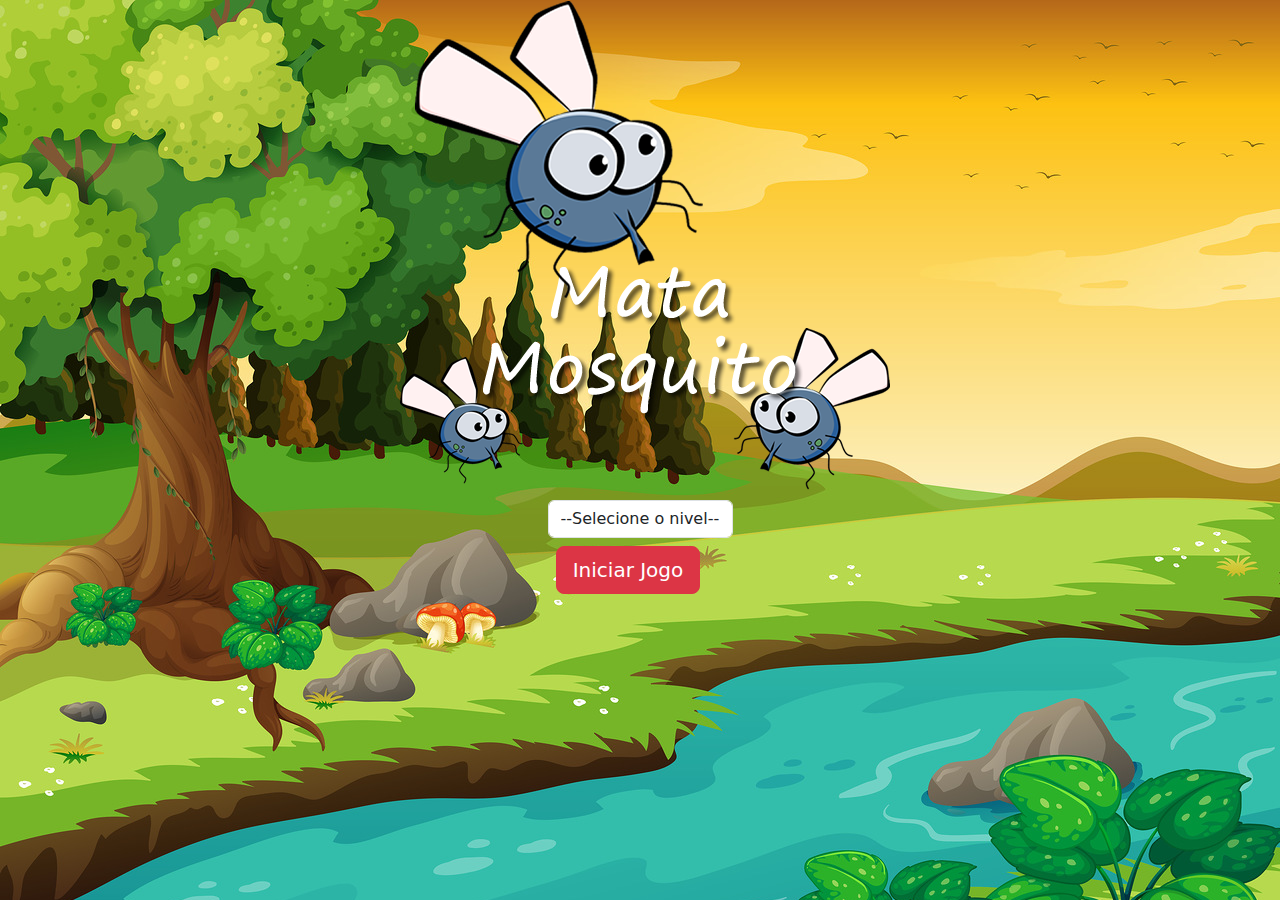
<file: index.html>
<!DOCTYPE html>
<html>
<head>
	<meta charset="utf-8">
	<meta name="viewport" content="width=device-width, initial-scale=1">
	<title></title>

    <link href="https://cdn.jsdelivr.net/npm/bootstrap@5.3.3/dist/css/bootstrap.min.css" rel="stylesheet" integrity="sha384-QWTKZyjpPEjISv5WaRU9OFeRpok6YctnYmDr5pNlyT2bRjXh0JMhjY6hW+ALEwIH" crossorigin="anonymous">

	<link rel="stylesheet" type="text/css" href="estilo.css">

	<script>
		function iniciarJogo(){
			var nivel = document.getElementById('nivel').value

			if(nivel === '') {
				alert('Selecione um nivel para iniciar o jogo')
				return false
			}

			window.location.href = "app.html?" + nivel
		}
	</script>
</head>
<body>

	<div class="container">
		<div class="row">
			<div class="col">
				<div class="d-flex justify-content-center">
	                <img src="imagens/game.png">
	            </div>
	        </div>
	    </div> 

	    <div class="row">
			<div class="col">
				<div class="d-flex justify-content-center">
					<div class="mb-2">

	                   <select class="form-control" id="nivel">
	               	      <option value="">--Selecione o nivel--</option>
	               	      <option value="normal">Normal</option>
	               	      <option value="dificil">Dificil</option>
	               	      <option value="chucknorris">Chuck Norris</option>

	               	</div>      
	               	
	                   </select> 
	            </div>
	        </div>
	    </div>   

	    <div class="row">
			<div class="col">
				<div class="d-flex justify-content-center">
	                <button type="button" class="btn btn-danger btn-lg" onclick="iniciarJogo()">Iniciar Jogo</button>
	            </div>
	        </div>
	    </div>  
	</div>

</body>
</html>
</file>
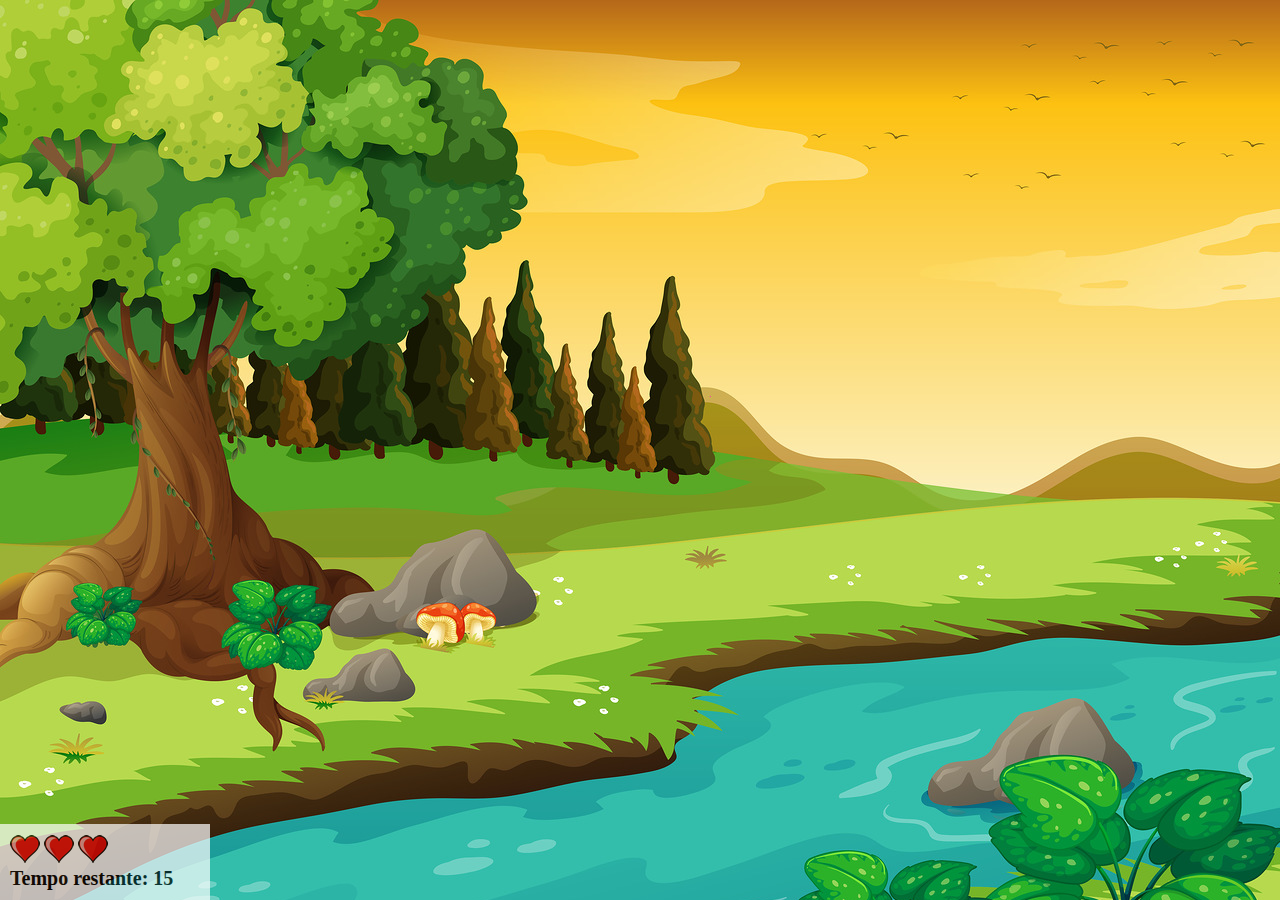
<file: app.html>
<!DOCTYPE html>
<html>
<head>
	<meta charset="utf-8">
	<meta name="viewport" content="width=device-width, initial-scale=1">
	<title>Mata Mosquito</title>
	<script src="jogo.js"></script>
	<link rel="stylesheet" type="text/css" href="estilo.css">
</head>
<body onresize="ajustaTamanhoPalcoJogo()">
	
	<div class="painel">
		<div class="vidas">
			<img id="v1" src="imagens/coracao_cheio.png">
			<img id="v2" src="imagens/coracao_cheio.png">
			<img id="v3" src="imagens/coracao_cheio.png">
			

		</div>

		<div class="cronometro">Tempo restante: <span id="cronometro"></span></div>
			
		
	</div>



	<script>
		document.getElementById('cronometro').innerHTML = tempo

		var criaMosca = setInterval(function() {
			posicaoRandomica()
			}, criaMoscaTempo)
	</script>

</body>
</html>
</file>
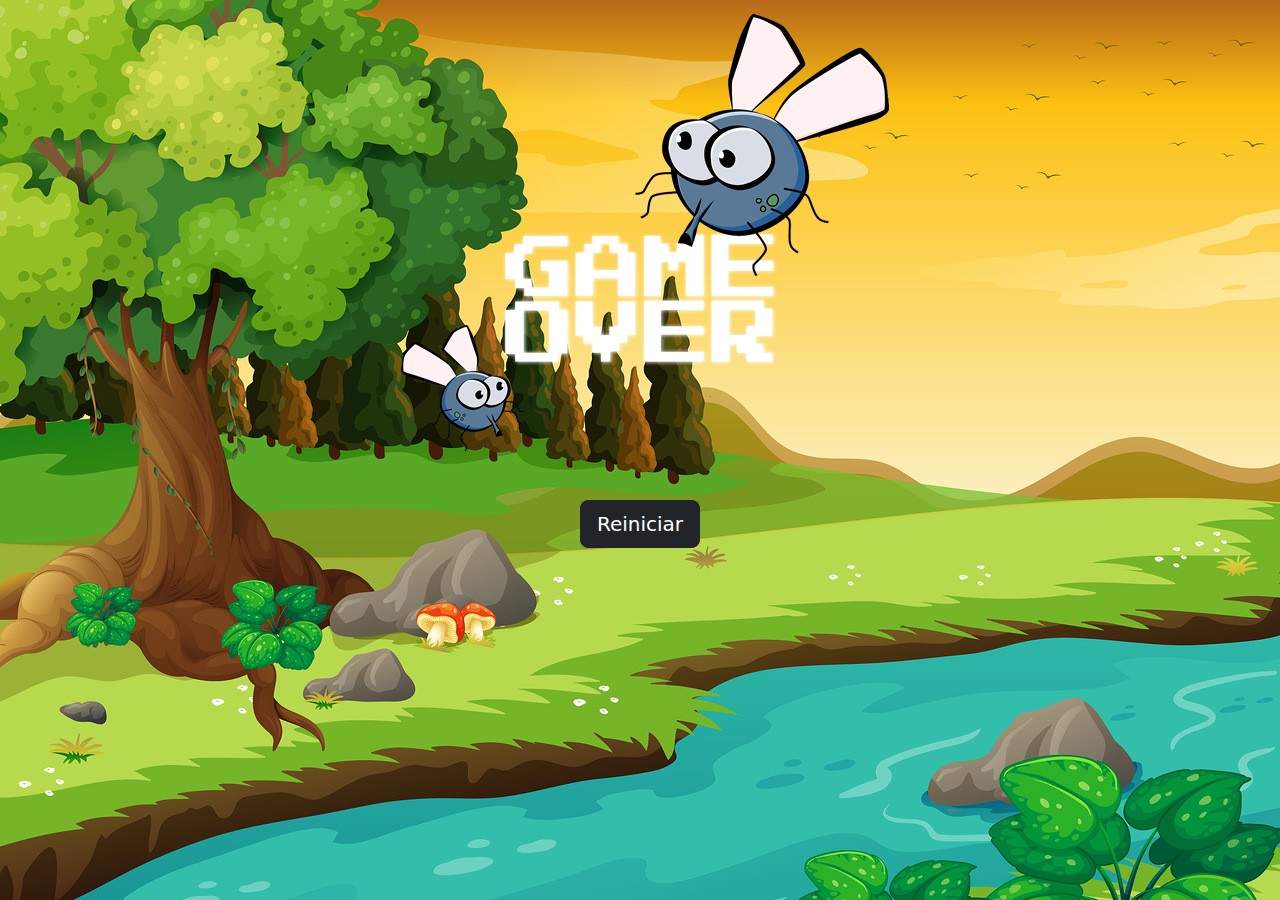
<file: fim_de_jogo.html>
<!DOCTYPE html>
<html>
<head>
	<meta charset="utf-8">
	<meta name="viewport" content="width=device-width, initial-scale=1">
	<title></title>

    <link href="https://cdn.jsdelivr.net/npm/bootstrap@5.3.3/dist/css/bootstrap.min.css" rel="stylesheet" integrity="sha384-QWTKZyjpPEjISv5WaRU9OFeRpok6YctnYmDr5pNlyT2bRjXh0JMhjY6hW+ALEwIH" crossorigin="anonymous">

	<link rel="stylesheet" type="text/css" href="estilo.css">
</head>
<body>

	<div class="container">
		<div class="row">
			<div class="col">
				<div class="d-flex justify-content-center">
	                <img src="imagens/game_over.png">
	            </div>
	        </div>
	    </div>  

	    <div class="row">
			<div class="col">
				<div class="d-flex justify-content-center">
	                <button type="button" class="btn btn-dark btn-lg" onclick="window.location.href = 'index.html' ">Reiniciar</button>
	            </div>
	        </div>
	    </div>  
	</div>

</body>
</html>
</file>
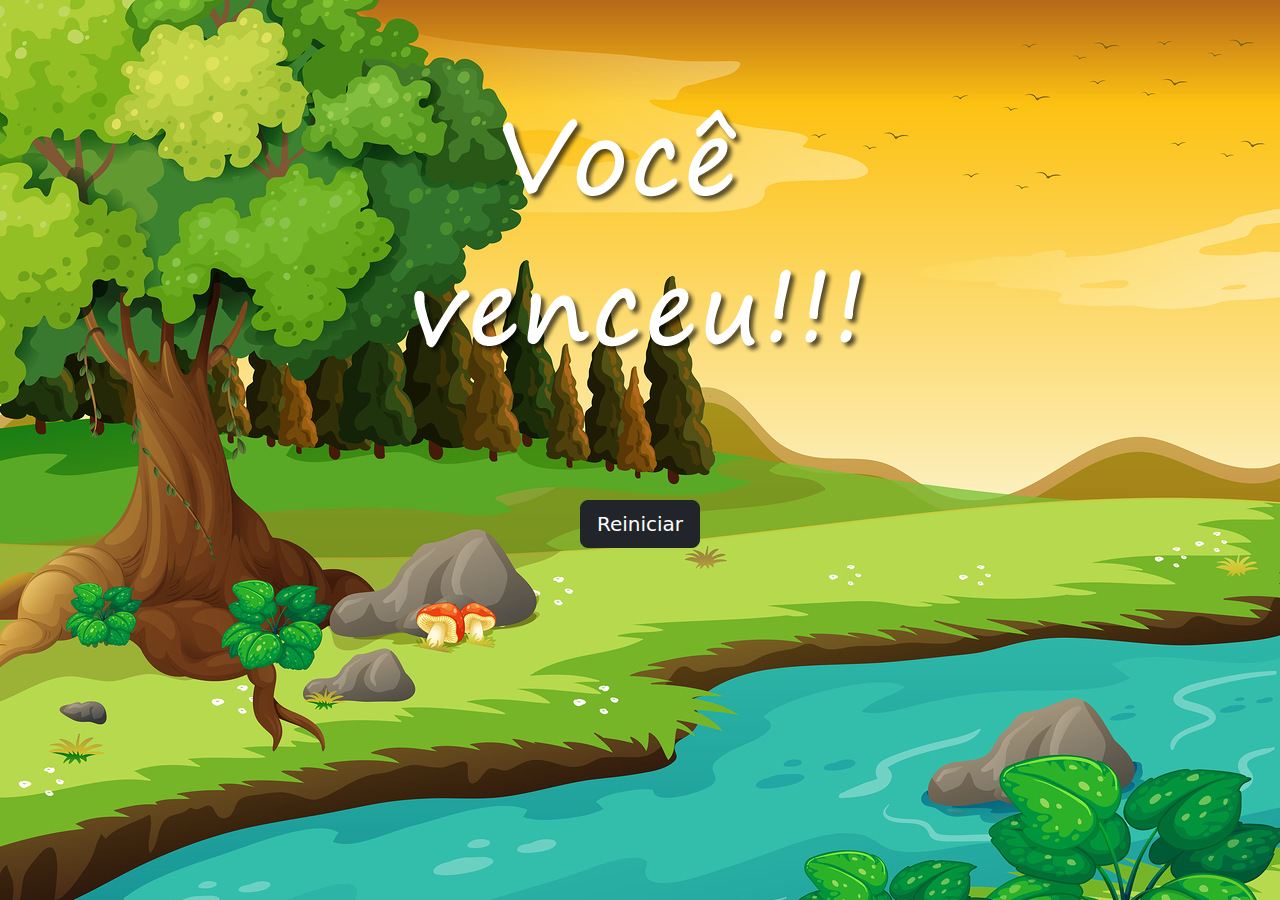
<file: vitoria.html>
<!DOCTYPE html>
<html>
<head>
	<meta charset="utf-8">
	<meta name="viewport" content="width=device-width, initial-scale=1">
	<title></title>

    <link href="https://cdn.jsdelivr.net/npm/bootstrap@5.3.3/dist/css/bootstrap.min.css" rel="stylesheet" integrity="sha384-QWTKZyjpPEjISv5WaRU9OFeRpok6YctnYmDr5pNlyT2bRjXh0JMhjY6hW+ALEwIH" crossorigin="anonymous">

	<link rel="stylesheet" type="text/css" href="estilo.css">
</head>
<body>

	<div class="container">
		<div class="row">
			<div class="col">
				<div class="d-flex justify-content-center">
	                <img src="imagens/vitoria.png">
	            </div>
	        </div>
	    </div>  

	    <div class="row">
			<div class="col">
				<div class="d-flex justify-content-center">
	                <button type="button" class="btn btn-dark btn-lg" onclick="window.location.href = 'index.html' ">Reiniciar</button>
	            </div>
	        </div>
	    </div>  
	</div>

</body>
</html>
</file>
<file: estilo.css>
html{
	cursor: url(imagens/mata_mosca.png) 30 30, auto;

}

body{
	background-image: url(imagens/bg.jpg);
	background-repeat: no-repeat;
	background-size: 100%;
}


.mosquito1 {
	width: 50px;
	height: 50px;
}

.mosquito2 {
	width: 70px;
	height: 70px;
}

.mosquito3 {
	width: 90px;
	height: 90px;
}

.ladoA{
	transform: scaleX(1);

}

.ladoB{
	transform: scaleX(-1);
	
}

.painel{
	position: absolute;
	width: 190px;
	padding: 10px;
	bottom: 0px;
	border-top: solid 1px #fff;
	background-color: #fff;
	opacity: 0.7;
	left: 0px;
}

.vidas{
	float: left;
}

.cronometro{
	float: left;
	font-size: 20px;
	font-weight: bold;
}
</file>
